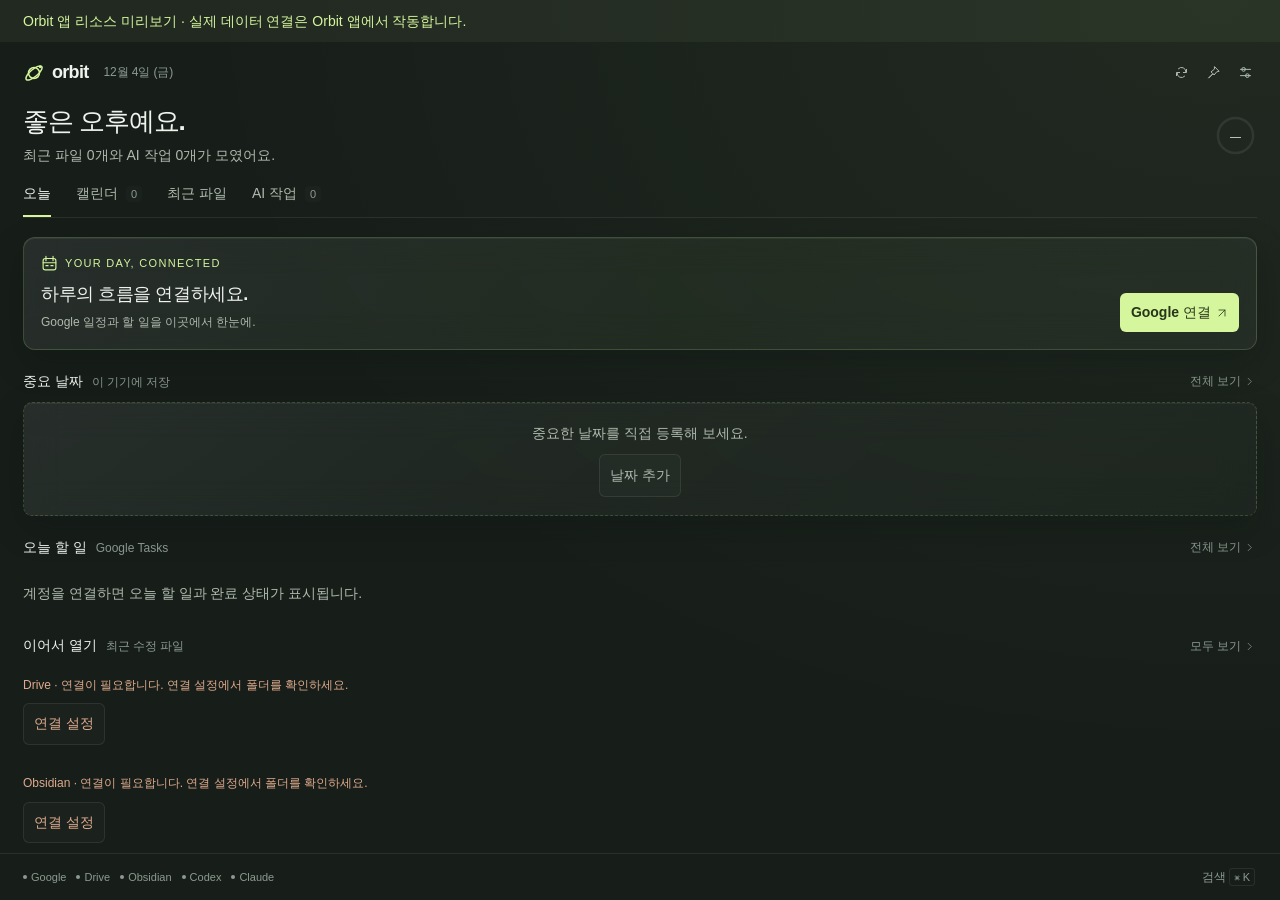
<file: Resources/index.html>
<!DOCTYPE html><html lang="ko"><head><meta charset="utf-8"><meta name="viewport" content="width=device-width,initial-scale=1"><meta http-equiv="Content-Security-Policy" content="default-src 'none'; script-src 'self'; style-src 'self'; img-src 'self' data:; connect-src 'none'; base-uri 'none'; form-action 'none'"><title>Orbit</title><link rel="stylesheet" href="style.css"><link rel="stylesheet" href="calendar.css"><link rel="stylesheet" href="platform.css"><link rel="stylesheet" href="readability.css"><script defer src="platform.js"></script><script defer src="app.js"></script></head>
<body data-theme="moss" data-text-size="normal"><svg class="symbols" aria-hidden="true"><defs>
<symbol id="icon-orbit" viewBox="0 0 24 24"><circle cx="12" cy="12" r="6"/><ellipse cx="12" cy="12" rx="11" ry="4" transform="rotate(-40 12 12)"/><circle cx="18.7" cy="5.3" r="1.5" fill="currentColor" stroke="none"/></symbol>
<symbol id="icon-arrow" viewBox="0 0 24 24"><path d="M6 18 18 6M6 6h12v12"/></symbol>
<symbol id="icon-chevron" viewBox="0 0 24 24"><path d="m9 5 7 7-7 7"/></symbol>
<symbol id="icon-pin" viewBox="0 0 24 24"><path d="m14 3 7 7-4 1-4 5-2-2-7 7 7-7-3-3 5-4z"/></symbol>
<symbol id="icon-settings" viewBox="0 0 24 24"><path d="M4 7h16M4 17h16"/><circle cx="9" cy="7" r="3"/><circle cx="15" cy="17" r="3"/></symbol>
<symbol id="icon-video" viewBox="0 0 24 24"><rect x="3" y="5" width="12" height="14" rx="3"/><path d="m15 9 6-3v12l-6-3"/></symbol>
<symbol id="icon-file" viewBox="0 0 24 24"><path d="M13 3H6a2 2 0 0 0-2 2v14a2 2 0 0 0 2 2h12a2 2 0 0 0 2-2V10zM13 3v7h7M8 14h8M8 17h5"/></symbol>
<symbol id="icon-gem" viewBox="0 0 24 24"><path d="m12 2 7 6 2 9-9 5-8-6 2-8zM12 2 9 12l3 10M9 12l10-4M9 12l-5 4"/></symbol>
<symbol id="icon-code" viewBox="0 0 24 24"><path d="m8 6-6 6 6 6M16 6l6 6-6 6M14 3l-4 18"/></symbol>
<symbol id="icon-claude" viewBox="0 0 24 24"><path d="M12 2v20M2 12h20M5 5l14 14M5 19 19 5M3 8l18 8M8 3l8 18M3 16 18 8"/></symbol>
<symbol id="icon-search" viewBox="0 0 24 24"><circle cx="10.5" cy="10.5" r="6.5"/><path d="m16 16 5 5"/></symbol>
<symbol id="icon-refresh" viewBox="0 0 24 24"><path d="M20 7v5h-5M4 17v-5h5M19 11a7 7 0 0 0-12-5M5 13a7 7 0 0 0 12 5"/></symbol>
<symbol id="icon-close" viewBox="0 0 24 24"><path d="m6 6 12 12M6 18 18 6"/></symbol>
<symbol id="icon-calendar" viewBox="0 0 24 24"><rect x="3" y="5" width="18" height="16" rx="3"/><path d="M7 2v6M17 2v6M3 11h18M7 15h3M14 15h3"/></symbol>
</defs></svg>
<div id="app"><header><div class="brand"><svg><use href="#icon-orbit"/></svg><span>orbit</span><span id="date" class="date"></span></div><div class="tools"><button class="icon" id="refresh" aria-label="새로고침" title="새로고침"><svg><use href="#icon-refresh"/></svg></button><button class="icon" id="pin" aria-label="패널 고정" aria-pressed="false" title="패널 고정"><svg><use href="#icon-pin"/></svg></button><button class="icon" id="settings-button" aria-label="설정" title="설정"><svg><use href="#icon-settings"/></svg></button></div></header>
<section class="greeting"><div><h1 id="greeting">반가워요.</h1><p id="summary">오늘의 업무 공간을 준비하고 있어요.</p></div><div class="progress" role="img" aria-label="Google Tasks 미연결"><svg viewBox="0 0 44 44"><circle class="track" cx="22" cy="22" r="18"/><circle id="progress-ring" cx="22" cy="22" r="18"/></svg><span id="progress-count">—</span></div></section>
<nav role="tablist" aria-label="업무 보기"><button class="tab active" id="tab-today" role="tab" aria-selected="true" aria-controls="today" data-tab="today">오늘</button><button class="tab" id="tab-calendar" role="tab" aria-selected="false" aria-controls="calendar" data-tab="calendar" tabindex="-1">캘린더 <span id="calendar-count" class="count">0</span></button><button class="tab" id="tab-files" role="tab" aria-selected="false" aria-controls="files" data-tab="files" tabindex="-1">최근 파일</button><button class="tab" id="tab-agents" role="tab" aria-selected="false" aria-controls="agents" data-tab="agents" tabindex="-1">AI 작업 <span id="agent-count" class="count">0</span></button></nav>
<main id="content"><section id="today" role="tabpanel" aria-labelledby="tab-today"><div id="focus"></div><div id="dday-section"></div><div id="task-section"></div><div class="section-heading"><h2>이어서 열기 <small>최근 수정 파일</small></h2><button class="text" data-tab="files">모두 보기 <svg><use href="#icon-chevron"/></svg></button></div><div id="recent-preview" class="file-grid"></div><div class="section-heading"><h2>AI 작업 <small>Codex + Claude</small></h2><button class="text" data-tab="agents">모두 보기 <svg><use href="#icon-chevron"/></svg></button></div><div id="agents-preview" class="agent-grid"></div></section>
<section id="calendar" role="tabpanel" aria-labelledby="tab-calendar" hidden><div class="section-heading calendar-heading"><h2>일정 목록 <small>앞으로 7일</small></h2><button class="text" data-action="openCalendar">Google Calendar 열기 <svg><use href="#icon-arrow"/></svg></button></div><div id="calendar-list" class="calendar-list"></div></section>
<section id="files" role="tabpanel" aria-labelledby="tab-files" hidden><label class="search"><svg><use href="#icon-search"/></svg><input id="file-search" placeholder="파일이나 노트 검색…" aria-label="최근 파일 검색"><kbd data-shortcut>⌘ K</kbd></label><div class="filters" id="file-filters"><button data-source="all" aria-pressed="true">전체</button><button data-source="drive" aria-pressed="false">Google Drive</button><button data-source="obsidian" aria-pressed="false">Obsidian</button></div><p class="subtle" id="file-description">선택한 폴더의 최근 수정 파일입니다.</p><div id="file-list"></div></section>
<section id="agents" role="tabpanel" aria-labelledby="tab-agents" hidden><div class="filters" id="agent-filters"><button data-provider="all" aria-pressed="true">전체</button><button data-provider="codex" aria-pressed="false">Codex</button><button data-provider="claude" aria-pressed="false">Claude Code</button></div><p class="subtle">로컬 작업 기록 · 진행 상태를 확인할 수 없으면 ‘최근 기록’으로 표시합니다.</p><div id="agent-list"></div></section>
</main><footer><div id="connections"></div><button class="text" id="search-shortcut" title="파일 검색">검색 <kbd data-shortcut>⌘ K</kbd></button></footer>
<section id="settings" role="dialog" aria-modal="true" aria-label="Orbit 설정" hidden><div class="settings-heading"><div><p class="overline">MAKE IT YOURS</p><h2>나만의 Orbit</h2></div><button class="icon" id="settings-close" aria-label="설정 닫기"><svg><use href="#icon-close"/></svg></button></div><div class="settings-scroll"><h3>분위기</h3><div class="themes"><button data-theme="moss" aria-pressed="true"><i class="moss"></i>Moss</button><button data-theme="pearl" aria-pressed="false"><i class="pearl"></i>Pearl</button><button data-theme="cobalt" aria-pressed="false"><i class="cobalt"></i>Midnight</button></div>
<h3>글자 크기</h3><div class="text-sizes" role="group" aria-label="글자 크기"><button data-text-size="normal" aria-pressed="true">보통</button><button data-text-size="large" aria-pressed="false">크게</button><button data-text-size="xlarge" aria-pressed="false">더 크게</button></div><p class="help">본문과 보조정보를 함께 키웁니다. 큰 글자에서는 카드가 한 줄로 표시됩니다.</p>
<h3>Google Calendar · Tasks</h3><div class="setting-card"><p id="google-status">연결 상태 확인 중</p><p class="help">일정은 읽기 전용으로, 할 일은 완료·다시 열기로 연결합니다.</p><div class="setting-actions"><button class="secondary" id="google-import">OAuth JSON 가져오기</button><button class="primary" id="google-connect">Google 연결</button><button class="secondary" id="google-cancel" hidden>연결 취소</button></div><div class="setting-links"><button class="text" id="google-help">처음 연결하는 방법 ↗</button><button class="text danger" id="google-disconnect" hidden>연결 해제</button></div></div>
<h3>최근 파일 폴더</h3><div class="setting-card"><div class="path-row"><div><strong>Google Drive</strong><p id="drive-path" class="path"></p></div><button class="secondary" id="choose-drive">선택</button></div><div class="path-row"><div><strong>Obsidian Vault</strong><p id="vault-path" class="path"></p></div><button class="secondary" id="choose-vault">선택</button></div><p class="help">파일 내용은 읽지 않고 이름과 수정 시각만 표시합니다.</p></div>
<section id="agent-roots" hidden><h3>AI 기록 폴더</h3><div class="setting-card"><div class="path-row"><div><strong>Codex</strong><p id="codex-path" class="path"></p></div><button class="secondary" id="choose-codex">선택</button></div><div class="path-row"><div><strong>Claude Code</strong><p id="claude-path" class="path"></p></div><button class="secondary" id="choose-claude">선택</button></div><p class="help">작업 목록을 위해 로컬 대화 기록 일부를 읽습니다. 앱에서 작업은 직접 선택합니다.</p></div></section><h3>연결 상태</h3><div id="status-list" class="setting-card"></div><p class="help" id="agent-open-help">AI 작업 카드를 선택하면 연결된 앱에서 엽니다.</p><label class="login-option" id="launch-login-option"><input type="checkbox" id="launch-login">로그인할 때 Orbit 열기</label><div class="settings-bottom"><span id="platform-version">Orbit 1.0</span><button class="text danger" id="quit">Orbit 종료</button></div></div></section>
<section id="dday-manager" role="dialog" aria-modal="true" aria-label="중요 날짜 관리" hidden><div class="settings-heading"><div><p class="overline">IMPORTANT DATES</p><h2>중요 날짜</h2></div><button class="icon" id="dday-close" aria-label="중요 날짜 닫기"><svg><use href="#icon-close"/></svg></button></div><div class="settings-scroll"><form id="dday-form" novalidate><input id="dday-id" type="hidden"><label class="field">제목<input id="dday-title" maxlength="120" autocomplete="off" required></label><label class="field">기준 날짜<input id="dday-date" type="date" required></label><label class="login-option dday-pin"><input id="dday-pinned" type="checkbox">중요 날짜로 위에 표시</label><p id="dday-form-error" class="form-error" role="alert" hidden></p><div class="setting-actions"><button class="primary" type="submit" id="dday-save">날짜 추가</button><button class="secondary" type="button" id="dday-cancel" hidden>편집 취소</button></div></form><p id="dday-storage-error" class="source-warning" role="alert" hidden></p><div class="section-heading"><h2>등록한 날짜</h2><button class="text" id="dday-archived-toggle" type="button">보관함 보기</button></div><div id="dday-list"></div><p class="help">이 기기에만 저장됩니다. Google 일정과 동기화하거나 알림을 보내지 않습니다.</p></div></section>
<div class="toast" id="toast" role="status" aria-live="polite" hidden></div></div></body></html>
</file>
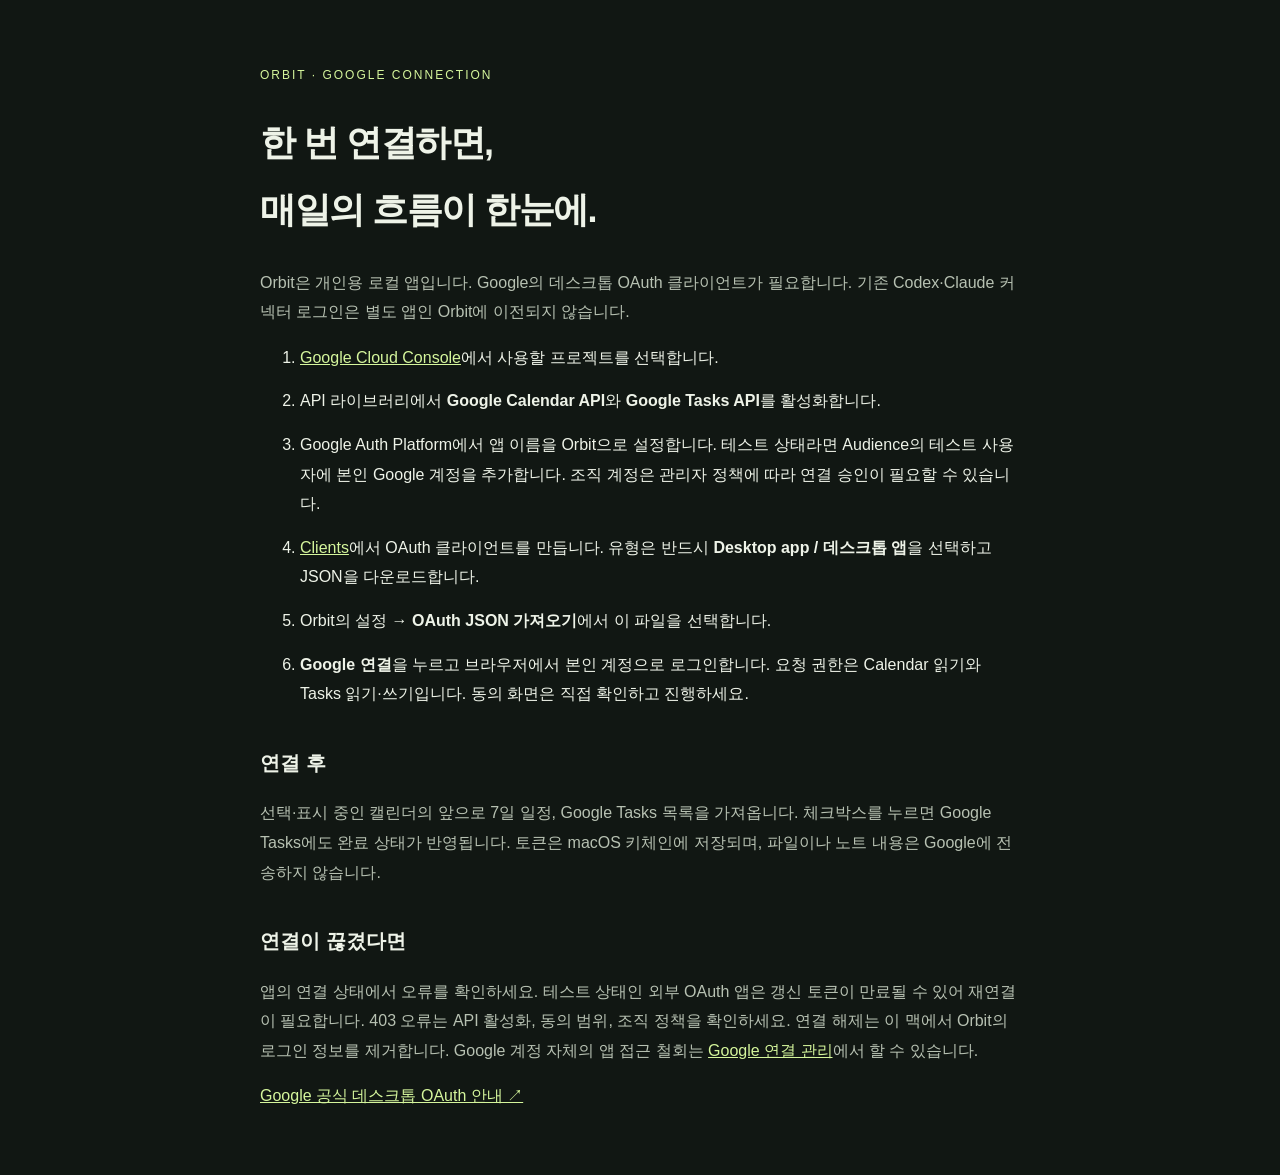
<file: Resources/google-setup.html>
<!doctype html><html lang="ko"><meta charset="utf-8"><meta name="viewport" content="width=device-width,initial-scale=1"><title>Orbit · Google 연결</title><style>body{background:#111713;color:#eef3e8;font:16px/1.85 -apple-system,BlinkMacSystemFont,sans-serif;max-width:760px;margin:64px auto;padding:0 28px}h1{font-size:36px;letter-spacing:-1.5px}h2{margin-top:36px;font-size:20px}a{color:#d5f69c}li{margin:14px 0}p{color:#b7c1b2}code{background:#ffffff10;padding:3px 6px;border-radius:5px}.badge{color:#d5f69c;letter-spacing:2px;font-size:12px}</style><p class="badge">ORBIT · GOOGLE CONNECTION</p><h1>한 번 연결하면,<br>매일의 흐름이 한눈에.</h1><p>Orbit은 개인용 로컬 앱입니다. Google의 데스크톱 OAuth 클라이언트가 필요합니다. 기존 Codex·Claude 커넥터 로그인은 별도 앱인 Orbit에 이전되지 않습니다.</p><ol><li><a href="https://console.cloud.google.com/apis/dashboard">Google Cloud Console</a>에서 사용할 프로젝트를 선택합니다.</li><li>API 라이브러리에서 <strong>Google Calendar API</strong>와 <strong>Google Tasks API</strong>를 활성화합니다.</li><li>Google Auth Platform에서 앱 이름을 Orbit으로 설정합니다. 테스트 상태라면 Audience의 테스트 사용자에 본인 Google 계정을 추가합니다. 조직 계정은 관리자 정책에 따라 연결 승인이 필요할 수 있습니다.</li><li><a href="https://console.cloud.google.com/auth/clients">Clients</a>에서 OAuth 클라이언트를 만듭니다. 유형은 반드시 <strong>Desktop app / 데스크톱 앱</strong>을 선택하고 JSON을 다운로드합니다.</li><li>Orbit의 설정 → <strong>OAuth JSON 가져오기</strong>에서 이 파일을 선택합니다.</li><li><strong>Google 연결</strong>을 누르고 브라우저에서 본인 계정으로 로그인합니다. 요청 권한은 Calendar 읽기와 Tasks 읽기·쓰기입니다. 동의 화면은 직접 확인하고 진행하세요.</li></ol><h2>연결 후</h2><p>선택·표시 중인 캘린더의 앞으로 7일 일정, Google Tasks 목록을 가져옵니다. 체크박스를 누르면 Google Tasks에도 완료 상태가 반영됩니다. 토큰은 macOS 키체인에 저장되며, 파일이나 노트 내용은 Google에 전송하지 않습니다.</p><h2>연결이 끊겼다면</h2><p>앱의 연결 상태에서 오류를 확인하세요. 테스트 상태인 외부 OAuth 앱은 갱신 토큰이 만료될 수 있어 재연결이 필요합니다. 403 오류는 API 활성화, 동의 범위, 조직 정책을 확인하세요. 연결 해제는 이 맥에서 Orbit의 로그인 정보를 제거합니다. Google 계정 자체의 앱 접근 철회는 <a href="https://myaccount.google.com/connections">Google 연결 관리</a>에서 할 수 있습니다.</p><p><a href="https://developers.google.com/identity/protocols/oauth2/native-app">Google 공식 데스크톱 OAuth 안내 ↗</a></p></html>
</file>
<file: Resources/style.css>
:root{color-scheme:dark;--bg:#171e1a;--card:#ffffff05;--text:#f0f3ed;--muted:#afb9ad;--dim:#8c9a90;--line:#ffffff14;--accent:#d5f69c;--ink:#27351a;--tag:#d5f69c0d;--orange:#deaa8c}*{box-sizing:border-box}html,body{margin:0;height:100%;overflow:hidden}body{font-family:-apple-system,BlinkMacSystemFont,'Apple SD Gothic Neo',sans-serif;background:var(--bg);color:var(--text);font-size:12px;-webkit-font-smoothing:antialiased}button,input{font:inherit;color:inherit}button{border:0;cursor:pointer}button:disabled{opacity:.45;cursor:wait}button:focus-visible,input:focus-visible{outline:2px solid var(--accent);outline-offset:3px}button:hover{filter:brightness(1.12)}svg{width:17px;height:17px;fill:none;stroke:currentColor;stroke-width:1.6;stroke-linecap:round;stroke-linejoin:round;flex-shrink:0}.symbols{display:none}#app{height:100%;display:flex;flex-direction:column;position:relative;background:radial-gradient(ellipse at 95% 0%,var(--tag),transparent 60%)}header{padding:19px 23px 0;display:flex;align-items:center;justify-content:space-between;flex-shrink:0}.brand{display:flex;align-items:center;gap:7px;font-size:17px;font-weight:650;letter-spacing:-.7px}.brand svg{color:var(--accent);width:22px;height:22px}.date{font-size:10px;font-weight:400;color:var(--dim);margin-left:8px;letter-spacing:-.1px}.tools{display:flex;gap:9px}.icon{background:transparent;padding:4px;color:var(--muted);display:grid;place-items:center;border-radius:5px}.icon svg{width:15px;height:15px}.icon[aria-pressed=true]{color:var(--accent);background:var(--tag)}.greeting{padding:22px 23px 19px;display:flex;justify-content:space-between;align-items:center;flex-shrink:0}h1{margin:0 0 7px;font-size:26px;line-height:1.2;letter-spacing:-1.1px;font-weight:600}.greeting p{margin:0;font-size:11px;color:var(--muted);line-height:1.5}.progress{position:relative;width:43px;height:43px;flex-shrink:0;margin-left:12px}.progress svg{width:43px;height:43px;transform:rotate(-90deg);stroke-width:2.5}.track{stroke:var(--line)}#progress-ring{stroke:var(--accent);stroke-dasharray:113.1;stroke-dashoffset:113.1;transition:stroke-dashoffset .4s}.progress span{position:absolute;inset:0;display:grid;place-items:center;font-size:9px;font-variant-numeric:tabular-nums}nav{margin:0 23px;display:flex;gap:25px;border-bottom:1px solid var(--line);flex-shrink:0}.tab{background:none;color:var(--muted);padding:0 0 12px;border-bottom:2px solid transparent;font-size:12px}.tab.active{color:var(--text);border-bottom-color:var(--accent)}.count{font-size:9px;background:var(--card);padding:2px 5px;border-radius:4px;color:var(--dim);margin-left:4px}#content{padding:19px 23px 22px;overflow-y:auto;flex:1;scrollbar-width:thin;scrollbar-color:var(--line) transparent}.focus{display:flex;gap:12px;align-items:center;justify-content:space-between;padding:17px;border:1px solid #d5f69c22;border-radius:12px;background:linear-gradient(115deg,var(--tag),transparent)}.focus-text{min-width:0;flex:1}.overline{color:var(--accent);font-size:9px;letter-spacing:1.3px;display:flex;align-items:center;gap:7px;margin:0}.dot{width:5px;height:5px;border-radius:50%;background:var(--accent);display:inline-block;flex-shrink:0}.focus h2{font-size:17px;letter-spacing:-.45px;margin:10px 0 7px;line-height:1.35;font-weight:600;overflow-wrap:anywhere}.focus p.meta{display:flex;align-items:center;gap:5px;font-size:10px;color:var(--muted);margin:0;line-height:1.6}.focus .meta svg{width:11px;height:11px}.primary{padding:9px 11px;background:var(--accent);color:var(--ink);border-radius:6px;font-size:11px;font-weight:600;white-space:nowrap;display:inline-flex;align-items:center;justify-content:center;gap:5px}.primary svg{width:12px;height:12px}.focus .primary{align-self:flex-end}.secondary{background:var(--card);border:1px solid var(--line);border-radius:6px;padding:8px 10px;font-size:11px;white-space:nowrap}.section-heading{display:flex;align-items:center;justify-content:space-between;margin:21px 0 10px;gap:8px}h2{font-size:12px;font-weight:600;margin:0}.section-heading small{font-size:10px;font-weight:400;color:var(--dim);margin-left:5px}.text{padding:2px;background:none;font-size:10px;display:inline-flex;align-items:center;gap:3px;color:var(--dim);white-space:nowrap}.text svg{width:11px;height:11px}.text:hover{color:var(--text)}.task{display:flex;align-items:center;gap:10px;padding:10px 0;border-bottom:1px solid var(--line);cursor:pointer;font-size:12px}.task:last-child{border-bottom:none}.task input{appearance:none;-webkit-appearance:none;width:16px;height:16px;border:1px solid var(--dim);border-radius:5px;margin:0;display:grid;place-items:center;cursor:pointer;flex-shrink:0}.task input:checked{background:var(--accent);border-color:var(--accent)}.task input:checked:after{content:'✓';font-size:12px;color:var(--ink)}.task-name{flex:1;line-height:1.45;min-width:0;overflow-wrap:anywhere}.task:has(input:checked) .task-name{text-decoration:line-through;color:var(--dim)}.tag{font-size:9px;padding:4px 6px;border-radius:4px;background:var(--card);color:var(--muted);white-space:nowrap;max-width:90px;overflow:hidden;text-overflow:ellipsis}.tag.urgent{background:#e7bd8e10;color:#e7bd8e}.file-grid{display:grid;grid-template-columns:1fr 1fr;gap:8px}.file{width:100%;padding:11px 9px;border:1px solid var(--line);border-radius:9px;background:var(--card);text-align:left;display:flex;align-items:center;gap:8px;min-width:0}.file:hover,.agent:hover{border-color:var(--dim)}.file-icon{width:29px;height:33px;background:#aac8f20c;color:#adc5e8;display:grid;place-items:center;border-radius:5px;flex-shrink:0}.file-icon.obsidian{background:#c3b7e70b;color:#bcace4}.file-icon svg{width:16px;height:16px}.file-detail{min-width:0;flex:1}.file-name{font-size:11px;display:block;white-space:nowrap;overflow:hidden;text-overflow:ellipsis}.file-meta{font-size:9px;color:var(--dim);display:block;margin-top:5px;white-space:nowrap;overflow:hidden;text-overflow:ellipsis}.agent-grid{display:grid;grid-template-columns:1fr 1fr;gap:9px}.agent{background:var(--card);border:1px solid var(--line);border-radius:9px;padding:12px;text-align:left;min-width:0;width:100%;color:var(--text)}.agent-provider{font-size:10px;display:flex;align-items:center;gap:6px;color:var(--muted)}.agent-provider svg{width:14px;height:14px}.agent-provider.claude{color:var(--orange)}.agent-title{font-size:12px;font-weight:500;line-height:1.55;display:-webkit-box;-webkit-line-clamp:2;-webkit-box-orient:vertical;overflow:hidden;margin:9px 0 5px;word-break:break-word}.agent-project{font-size:9px;color:var(--dim);white-space:nowrap;overflow:hidden;text-overflow:ellipsis}.agent-bottom{display:flex;align-items:center;justify-content:space-between;margin-top:13px;font-size:9px;color:var(--muted)}.agent-bottom svg{width:12px;height:12px}.state{display:flex;align-items:center;gap:5px}.state.running{color:var(--accent)}.running .dot{animation:pulse 1.5s infinite}.search{display:flex;align-items:center;gap:8px;background:var(--card);border:1px solid var(--line);border-radius:9px;padding:11px;margin-bottom:14px;color:var(--muted)}.search input{background:none;border:0;outline:none;color:var(--text);width:100%;min-width:0;font-size:12px}.search input::placeholder{color:var(--dim)}kbd{font-family:inherit;font-size:9px;white-space:nowrap;border:1px solid var(--line);border-radius:3px;padding:2px 4px}.filters{display:flex;gap:6px}.filters button{background:none;border:1px solid var(--line);border-radius:6px;color:var(--muted);font-size:10px;padding:7px 10px}.filters button[aria-pressed=true]{background:var(--tag);color:var(--accent);border-color:var(--accent)}.subtle{font-size:10px;color:var(--dim);line-height:1.65;margin:13px 0 15px}#file-list .file{padding:12px;margin-bottom:8px}#file-list .file-name{font-size:12px}#file-list .file-meta{font-size:10px}#agent-list .agent{margin-bottom:10px;padding:15px}#agent-list .agent-title{font-size:14px}#agent-list .agent-project{font-size:10px}#agent-list .agent-bottom{font-size:10px}.empty{color:var(--muted);font-size:11px;line-height:1.8;padding:18px 12px;text-align:center;background:var(--card);border:1px dashed var(--line);border-radius:9px;grid-column:1/-1}.empty button{margin-top:8px}.quiet{font-size:11px;line-height:1.75;color:var(--muted);padding:9px 0}.agenda{margin-top:9px;display:grid;gap:5px}.agenda button{display:flex;align-items:center;gap:10px;color:var(--muted);background:var(--card);font-size:10px;padding:8px 10px;border-radius:6px;text-align:left}.agenda time{color:var(--accent);width:34px;flex-shrink:0}.agenda span{overflow:hidden;white-space:nowrap;text-overflow:ellipsis}.source-warning{font-size:10px;color:var(--orange);line-height:1.7;padding:8px 0}footer{display:flex;align-items:center;justify-content:space-between;padding:12px 23px;border-top:1px solid var(--line);font-size:9px;color:var(--dim);flex-shrink:0}#connections{display:flex;gap:10px;align-items:center}#connections button{font-size:9px;padding:0;background:none;color:var(--dim);display:flex;gap:4px;align-items:center}#connections .dot{width:4px;height:4px;background:var(--dim)}#connections .connected .dot{background:var(--accent)}#connections .error .dot{background:var(--orange)}#settings{position:absolute;inset:0;z-index:5;background:var(--bg);display:flex;flex-direction:column}.settings-heading{padding:25px 24px 20px;display:flex;align-items:flex-start;justify-content:space-between;border-bottom:1px solid var(--line)}.settings-heading h2{font-size:24px;letter-spacing:-.7px;margin-top:8px}.settings-scroll{overflow-y:auto;flex:1;padding:0 24px 22px;scrollbar-width:thin;scrollbar-color:var(--line) transparent}.settings-scroll h3{font-size:12px;font-weight:600;margin:23px 0 11px}.themes{display:flex;gap:8px}.themes button{display:flex;align-items:center;gap:8px;border-radius:7px;border:1px solid var(--line);background:var(--card);padding:10px 15px;font-size:11px}.themes button[aria-pressed=true]{border-color:var(--accent);color:var(--accent)}.themes i{width:11px;height:11px;border-radius:50%}.themes .moss{background:#d5f69c}.themes .pearl{background:#eee9dc}.themes .cobalt{background:#abc2ff}.setting-card{padding:14px;border:1px solid var(--line);border-radius:10px;background:var(--card)}.setting-card p{margin:0;font-size:12px;line-height:1.7}.setting-card .help,.help{font-size:10px;color:var(--dim);line-height:1.7;margin:7px 0 0}.setting-actions{display:flex;gap:7px;flex-wrap:wrap;margin-top:13px}.setting-links{display:flex;justify-content:space-between;margin-top:13px}.danger{color:var(--orange)}.path-row{display:flex;align-items:center;justify-content:space-between;gap:12px;padding:6px 0}.path-row+ .path-row{border-top:1px solid var(--line);margin-top:10px;padding-top:14px}.path-row>div{min-width:0}.path-row strong{font-size:11px;font-weight:500}.path-row .path{color:var(--dim);font-size:9px;line-height:1.6;overflow-wrap:anywhere;margin-top:4px}.connection-row{display:flex;justify-content:space-between;gap:10px;padding:7px 0;font-size:11px}.connection-row>div{flex:1;min-width:0}.connection-row small{display:block;font-size:9px;color:var(--dim);line-height:1.6;margin-top:4px}.connection-row .badge{font-size:9px;color:var(--accent);white-space:nowrap}.connection-row .badge.error{color:var(--orange)}.login-option{display:flex;align-items:center;gap:8px;font-size:11px;margin:22px 0}.login-option input{accent-color:var(--accent)}.settings-bottom{display:flex;justify-content:space-between;border-top:1px solid var(--line);padding-top:15px;color:var(--dim);font-size:9px}.toast{position:absolute;bottom:49px;left:20px;right:20px;background:var(--text);color:var(--bg);padding:12px 15px;border-radius:9px;box-shadow:0 5px 25px #0004;font-size:11px;line-height:1.7;z-index:10}.spinning svg{animation:spin 1s linear infinite}[hidden]{display:none!important}body[data-theme=pearl]{color-scheme:light;--bg:#f7f6f0;--card:#5c574408;--text:#282d28;--muted:#60685e;--dim:#707a6a;--line:#37402b20;--accent:#4a6741;--ink:#fff;--tag:#5e794311;--orange:#a36545}body[data-theme=pearl] .tag.urgent{color:#8f5a2c}body[data-theme=pearl] .file-icon{color:#4b6a92}body[data-theme=pearl] .file-icon.obsidian{color:#7b62a7}body[data-theme=cobalt]{--bg:#141c2e;--text:#edf1fc;--muted:#a5b2c9;--dim:#8b9bb6;--accent:#b0c5ff;--ink:#202e54;--tag:#b0c5ff10;--line:#b0c5ff1c}.preview-banner{padding:10px 23px;background:var(--tag);color:var(--accent);font-size:11px;line-height:1.6}@keyframes spin{to{transform:rotate(360deg)}}@keyframes pulse{50%{opacity:.35}}@media(prefers-reduced-motion:reduce){*,*:before,*:after{animation:none!important;transition:none!important}}@media(max-width:430px){header,.greeting{padding-left:16px;padding-right:16px}nav{margin-left:16px;margin-right:16px}#content{padding-left:16px;padding-right:16px}.date{font-size:9px}.file-grid,.agent-grid{grid-template-columns:1fr}.greeting h1{font-size:23px}footer{padding-left:16px;padding-right:16px}}
</file>
<file: Resources/calendar.css>
.calendar-heading {
  margin-top: 0;
}

.calendar-list {
  display: grid;
  gap: 19px;
}

.calendar-day h3 {
  margin: 0 0 8px;
  color: var(--muted);
  font-size: 11px;
  font-weight: 600;
}

.calendar-events {
  border-top: 1px solid var(--line);
}

.calendar-event {
  width: 100%;
  display: flex;
  align-items: center;
  gap: 13px;
  padding: 13px 4px;
  border-bottom: 1px solid var(--line);
  background: none;
  color: var(--text);
  text-align: left;
}

.calendar-event.past {
  opacity: .58;
}

.calendar-event > .event-time {
  width: 83px;
  flex-shrink: 0;
  color: var(--accent);
  font-size: 10px;
  font-variant-numeric: tabular-nums;
  line-height: 1.45;
}

.event-copy {
  min-width: 0;
  flex: 1;
}

.event-copy strong {
  display: block;
  font-size: 12px;
  font-weight: 500;
  line-height: 1.45;
  overflow-wrap: anywhere;
}

.event-copy small {
  display: flex;
  align-items: center;
  gap: 4px;
  margin-top: 5px;
  color: var(--dim);
  font-size: 9px;
  line-height: 1.4;
}

.event-copy small svg {
  width: 11px;
  height: 11px;
}

.calendar-event > svg {
  width: 12px;
  height: 12px;
  color: var(--dim);
}

@media (max-width: 430px) {
  nav {
    gap: 16px;
  }
}
</file>
<file: Resources/platform.css>
html[data-platform=windows] body {
  font-family: 'Segoe UI', 'Malgun Gothic', sans-serif;
}

html[data-platform=windows] #launch-login-option {
  display: none;
}

.agent-action { display:block; font-size:11px; line-height:1.5; opacity:.85; margin-top:6px; }
.agent:disabled { cursor:not-allowed; opacity:.65; }
</file>
<file: Resources/readability.css>
:root {
  --font-body: 14px;
  --font-meta: 12px;
  --font-micro: 11px;
  --font-title: 18px;
  --font-display: 26px;
  --glass-fill: rgba(245, 255, 247, .045);
  --glass-low: rgba(245, 255, 247, .018);
  --glass-highlight: rgba(255, 255, 255, .075);
  --glass-edge: rgba(213, 246, 156, .17);
  --glass-edge-strong: rgba(213, 246, 156, .28);
  --glass-shadow: 0 12px 34px rgba(3, 12, 7, .22), inset 0 1px 0 rgba(255, 255, 255, .055);
}

body[data-theme="pearl"] {
  --glass-fill: rgba(255, 255, 255, .58);
  --glass-low: rgba(244, 242, 232, .32);
  --glass-highlight: rgba(255, 255, 255, .82);
  --glass-edge: rgba(74, 103, 65, .18);
  --glass-edge-strong: rgba(74, 103, 65, .29);
  --glass-shadow: 0 12px 32px rgba(47, 54, 42, .09), inset 0 1px 0 rgba(255, 255, 255, .9);
}

body[data-theme="cobalt"] {
  --glass-fill: rgba(176, 197, 255, .055);
  --glass-low: rgba(176, 197, 255, .018);
  --glass-highlight: rgba(220, 229, 255, .08);
  --glass-edge: rgba(176, 197, 255, .2);
  --glass-edge-strong: rgba(176, 197, 255, .32);
  --glass-shadow: 0 12px 36px rgba(3, 8, 25, .28), inset 0 1px 0 rgba(220, 229, 255, .06);
}

body[data-text-size="large"] {
  --font-body: 16px;
  --font-meta: 14px;
  --font-micro: 12px;
  --font-title: 20px;
  --font-display: 28px;
}

body[data-text-size="xlarge"] {
  --font-body: 18px;
  --font-meta: 16px;
  --font-micro: 14px;
  --font-title: 22px;
  --font-display: 30px;
}

body {
  font-family: "Segoe UI Variable Text", "Segoe UI", "Malgun Gothic", "Apple SD Gothic Neo", sans-serif;
  font-size: var(--font-body);
  font-synthesis: none;
  font-variant-ligatures: common-ligatures contextual;
  text-rendering: optimizeLegibility;
}
h1,
.brand,
.focus h2,
.settings-heading h2 {
  font-family: "Segoe UI Variable Display", "Segoe UI Variable Text", "Segoe UI", "Malgun Gothic", sans-serif;
}
.brand { font-size: var(--font-title); }
.date,
.focus p.meta,
.section-heading small,
.text,
.file-meta,
.agent-provider,
.agent-project,
.agent-bottom,
.filters button,
.subtle,
#file-list .file-meta,
#agent-list .agent-project,
#agent-list .agent-bottom,
.agenda button,
.source-warning,
.setting-card .help,
.help,
.path-row .path,
.connection-row small,
.connection-row .badge,
.settings-bottom,
.calendar-day h3,
.calendar-event > .event-time,
.event-copy small,
.agent-action { font-size: var(--font-meta); }

.overline,
.progress span,
.count,
.tag,
kbd,
footer,
#connections button { font-size: var(--font-micro); }

h1,
.greeting h1 { font-size: var(--font-display); }

.focus h2,
.settings-heading h2 { font-size: var(--font-title); }

.greeting p,
.primary,
.secondary,
h2,
.task,
.file-name,
.agent-title,
.search input,
#file-list .file-name,
#agent-list .agent-title,
.empty,
.quiet,
.preview-banner,
.settings-scroll h3,
.themes button,
.text-sizes button,
.setting-card p,
.path-row strong,
.connection-row,
.login-option,
.toast,
.event-copy strong { font-size: var(--font-body); }

.tab { font-size: var(--font-body); }
.focus,
.task,
.file,
.agent,
.calendar-event { line-height: 1.5; }
.focus { flex-wrap: wrap; }
.focus .primary { margin-left: auto; }
.task-name,
.file-name,
.file-meta,
.agent-project { overflow-wrap: anywhere; }

.themes,
.text-sizes {
  display: flex;
  gap: 8px;
  flex-wrap: wrap;
}

.text-sizes button {
  border-radius: 7px;
  border: 1px solid var(--line);
  background: var(--card);
  color: var(--muted);
  padding: 10px 15px;
}

.text-sizes button[aria-pressed="true"] {
  border-color: var(--accent);
  background: var(--tag);
  color: var(--accent);
}

.focus,
.file,
.agent,
.calendar-event,
.setting-card,
#dday-form,
.dday-card,
.search,
.agenda button,
.empty {
  background: linear-gradient(145deg, var(--glass-highlight), var(--glass-fill) 42%, var(--glass-low));
  border-color: var(--glass-edge);
  box-shadow: var(--glass-shadow);
  -webkit-backdrop-filter: blur(18px) saturate(122%);
  backdrop-filter: blur(18px) saturate(122%);
}

.focus {
  background: linear-gradient(130deg, var(--glass-highlight), var(--tag) 54%, var(--glass-fill));
}

.file,
.agent,
.dday-card {
  transition: border-color .16s ease, box-shadow .16s ease, transform .16s ease;
}

.file:hover,
.agent:hover,
.dday-card:hover {
  border-color: var(--glass-edge-strong);
  box-shadow: 0 15px 38px rgba(3, 10, 8, .26), inset 0 1px 0 rgba(255, 255, 255, .08);
  transform: translateY(-1px);
}

body[data-theme="pearl"] .file:hover,
body[data-theme="pearl"] .agent:hover,
body[data-theme="pearl"] .dday-card:hover {
  box-shadow: 0 15px 34px rgba(47, 54, 42, .12), inset 0 1px 0 rgba(255, 255, 255, .94);
}

body[data-text-size="large"] nav,
body[data-text-size="xlarge"] nav { gap: 16px; }

body[data-text-size="large"] .file-grid,
body[data-text-size="large"] .agent-grid,
body[data-text-size="xlarge"] .file-grid,
body[data-text-size="xlarge"] .agent-grid { grid-template-columns: 1fr; }

body[data-text-size="large"] .greeting,
body[data-text-size="xlarge"] .greeting {
  padding-top: 17px;
  padding-bottom: 15px;
}

body[data-text-size="large"] .file-name,
body[data-text-size="large"] .file-meta,
body[data-text-size="large"] .agent-project,
body[data-text-size="xlarge"] .file-name,
body[data-text-size="xlarge"] .file-meta,
body[data-text-size="xlarge"] .agent-project { white-space: normal; }

body[data-text-size="xlarge"] .focus { align-items: flex-start; }
body[data-text-size="xlarge"] .task {
  align-items: flex-start;
  flex-wrap: wrap;
}
body[data-text-size="xlarge"] .task-name { flex-basis: calc(100% - 28px); }
body[data-text-size="xlarge"] .tag {
  margin-left: 26px;
  max-width: calc(100% - 26px);
}
body[data-text-size="xlarge"] .calendar-event {
  align-items: flex-start;
  flex-wrap: wrap;
}
body[data-text-size="xlarge"] .calendar-event > .event-time { width: 100%; }
body[data-text-size="xlarge"] .settings-scroll {
  padding-left: 20px;
  padding-right: 20px;
}
body[data-text-size="xlarge"] .setting-links,
body[data-text-size="xlarge"] .settings-bottom {
  gap: 12px;
  flex-wrap: wrap;
}

#dday-manager {
  position: absolute;
  inset: 0;
  z-index: 6;
  background: var(--bg);
  display: flex;
  flex-direction: column;
}

.dday-list { display: grid; gap: 7px; }
.dday-card {
  width: 100%;
  display: flex;
  align-items: center;
  gap: 11px;
  padding: 11px 12px;
  border: 1px solid var(--line);
  border-radius: 9px;
  background: var(--card);
  text-align: left;
}
.dday-card:hover { border-color: var(--dim); }
.dday-count {
  min-width: 54px;
  color: var(--accent);
  font-size: var(--font-body);
  font-weight: 650;
  font-variant-numeric: tabular-nums;
  white-space: nowrap;
}
.dday-card.past .dday-count,
.dday-count.past { color: var(--orange); }
.dday-copy { min-width: 0; flex: 1; }
.dday-copy strong { display: block; overflow-wrap: anywhere; font-size: var(--font-body); }
.dday-copy small { display: block; margin-top: 4px; color: var(--dim); font-size: var(--font-meta); }
.dday-card > svg { width: 12px; height: 12px; color: var(--dim); }

#dday-form {
  margin-top: 20px;
  padding: 15px;
  border: 1px solid var(--line);
  border-radius: 10px;
  background: var(--card);
}
.field { display: grid; gap: 7px; margin-bottom: 13px; color: var(--muted); font-size: var(--font-meta); }
.field input {
  width: 100%;
  padding: 10px 11px;
  border: 1px solid var(--line);
  border-radius: 7px;
  background: var(--bg);
  color: var(--text);
  font-size: var(--font-body);
}
.dday-pin { margin: 4px 0 0; }
.form-error { margin: 10px 0 0; color: var(--orange); font-size: var(--font-meta); }
.local-source-notice { grid-column: 1 / -1; }
.local-source-notice p { margin: 0 0 8px; }
.local-source-notice button { margin: 0 8px 4px 0; }
.dday-manage { padding: 13px 0; border-bottom: 1px solid var(--line); }
.dday-manage.archived { opacity: .72; }
.dday-main { display: flex; gap: 11px; align-items: flex-start; }
.dday-actions { display: flex; flex-wrap: wrap; gap: 12px; margin: 9px 0 0 65px; }
.dday-delete-confirm {
  overflow-wrap: anywhere;
  margin: 10px 0 0 65px;
  padding: 10px;
  border: 1px solid var(--orange);
  border-radius: 7px;
  color: var(--muted);
  font-size: var(--font-meta);
}
.dday-delete-confirm button { margin: 8px 8px 0 0; }

body[data-text-size="xlarge"] .dday-card,
body[data-text-size="xlarge"] .dday-main { align-items: flex-start; }
body[data-text-size="xlarge"] .dday-actions,
body[data-text-size="xlarge"] .dday-delete-confirm { margin-left: 0; }

@media (max-width: 430px) {
  footer {
    align-items: flex-start;
    gap: 8px 12px;
    flex-wrap: wrap;
  }
  #connections {
    flex: 1 1 100%;
    min-width: 0;
    flex-wrap: wrap;
  }
  #search-shortcut { margin-left: auto; }
}

@media (max-width: 320px) {
  nav { gap: 4px; }
  .tab {
    white-space: nowrap;
    font-size: var(--font-meta);
  }
  .count {
    margin-left: 2px;
    padding-left: 3px;
    padding-right: 3px;
  }
}
/* Keep busy Tasks keyboard-focusable while the bridge blocks duplicate changes. */
.task input[aria-disabled="true"] { opacity: .65; cursor: wait; }
</file>
